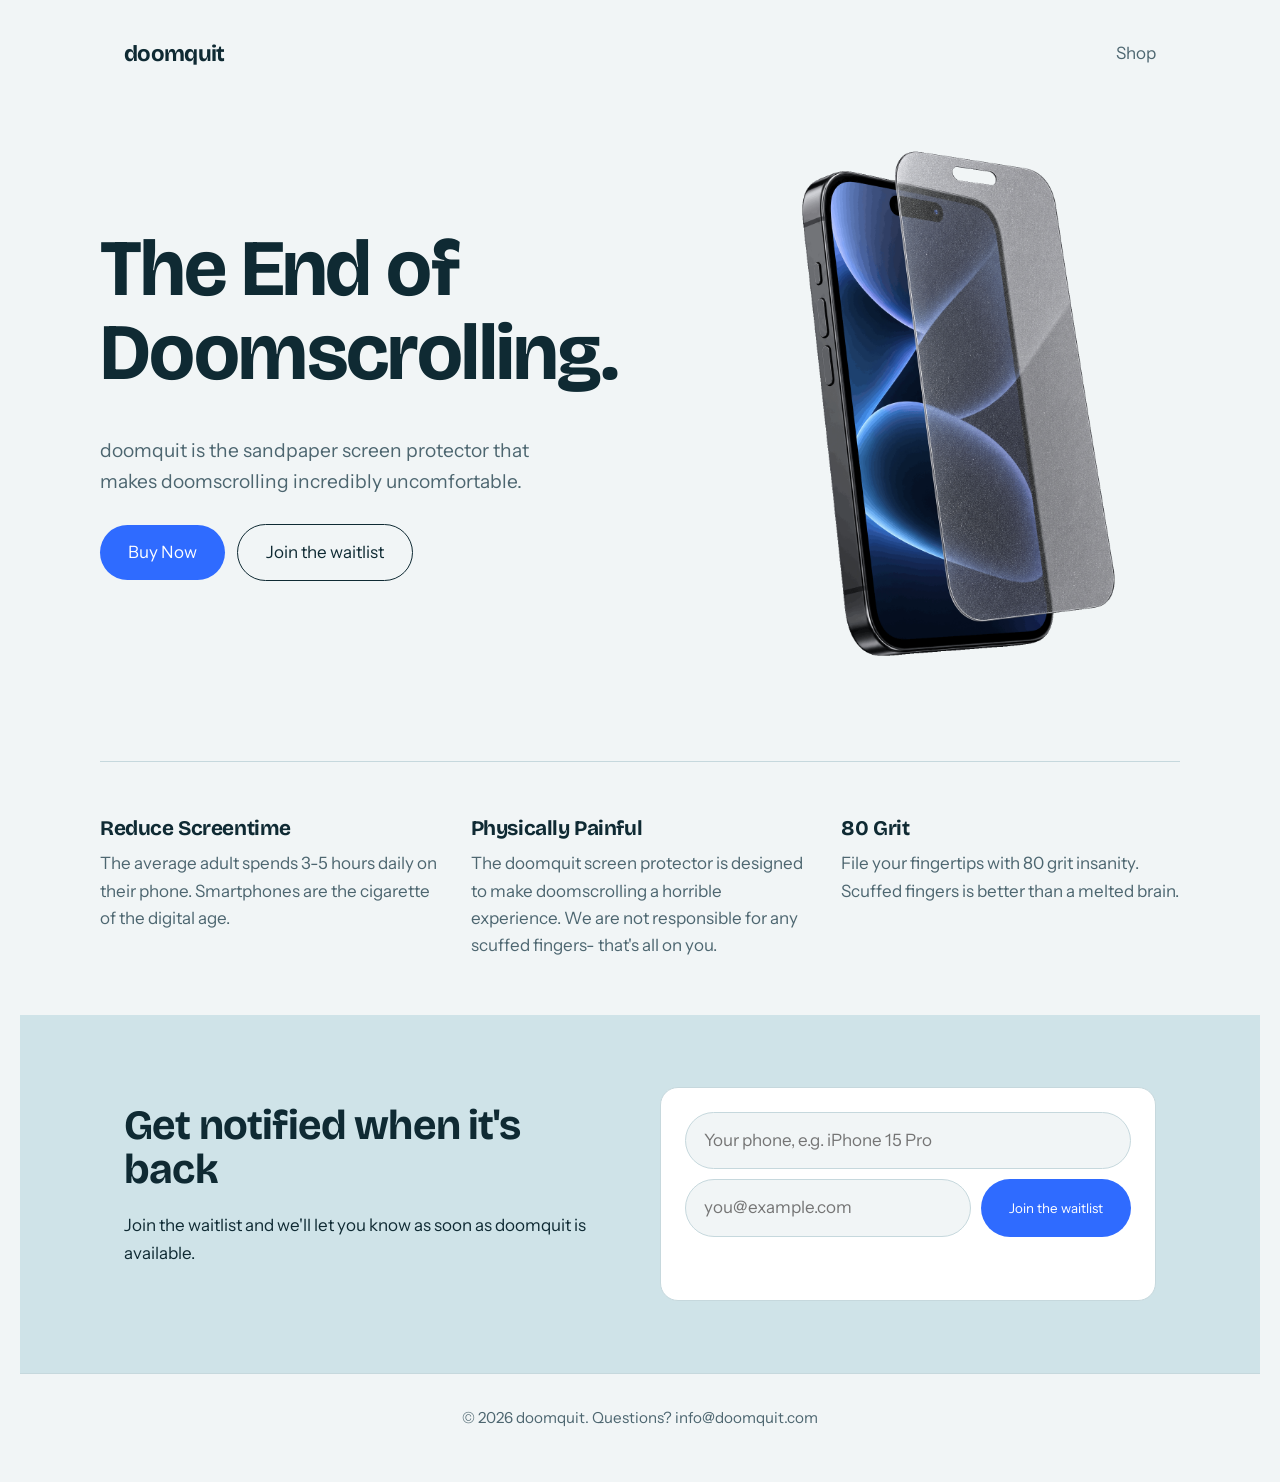
<file: index.html>
<!doctype html>
<html lang="en">
  <head>
    <meta charset="utf-8" />
    <meta name="viewport" content="width=device-width,initial-scale=1" />
    <link rel="preconnect" href="https://fonts.googleapis.com" />
    <link rel="preconnect" href="https://fonts.gstatic.com" crossorigin />
    <link
      href="https://fonts.googleapis.com/css2?family=Bricolage+Grotesque:opsz,wght@12..96,500;12..96,700&family=Instrument+Sans:wght@400;600&display=swap"
      rel="stylesheet"
    />
    <link rel="stylesheet" href="style.css" />
    <title>doomquit: ending smartphone addiction</title>
    <meta
      name="description"
      content="Tempered glass screen protector. Join the waitlist."
    />
    <link
      rel="icon"
      href="data:image/svg+xml,<svg xmlns=%22http://www.w3.org/2000/svg%22 viewBox=%220 0 100 100%22><text y=%22.9em%22 font-size=%2290%22>🔹</text></svg>"
    />
  </head>
  <body>
    <header class="nav">
      <a class="logo" href="index.html">doomquit</a>
      <nav>
        <a href="shop.html">Shop</a>
      </nav>
    </header>
    <main>
      <section class="wrap hero">
        <div>
          <h1>The End of Doomscrolling.</h1>
          <p>
            doomquit is the sandpaper screen protector that makes doomscrolling
            incredibly uncomfortable.
          </p>
          <a class="btn" href="product.html">Buy Now</a
          ><a class="btn ghost" href="#join">Join the waitlist</a>
        </div>
        <img
          class="hero-img"
          src="images/doomquit_floating_iphone.png"
          alt="doomquit screen protector on a phone"
        />
      </section>
      <section class="wrap facts">
        <div>
          <h3>Reduce Screentime</h3>
          <p>
            The average adult spends 3-5 hours daily on their phone. Smartphones
            are the cigarette of the digital age.
          </p>
        </div>
        <div>
          <h3>Physically Painful</h3>
          <p>
            The doomquit screen protector is designed to make doomscrolling a
            horrible experience. We are not responsible for any scuffed fingers-
            that's all on you.
          </p>
        </div>
        <div>
          <h3>80 Grit</h3>
          <p>
            File your fingertips with 80 grit insanity. Scuffed fingers is
            better than a melted brain.
          </p>
        </div>
      </section>
      <section class="band" id="join">
        <div class="wrap">
          <div>
            <h2>Get notified when it's back</h2>
            <p>
              Join the waitlist and we'll let you know as soon as doomquit is
              available.
            </p>
          </div>
          <div class="waitlist">
            <form class="wl" data-product="doomquit" novalidate>
              <div class="row">
                <input
                  type="email"
                  name="email"
                  placeholder="you@example.com"
                  aria-label="Email address"
                  required
                /><button class="btn" type="submit">Join the waitlist</button>
              </div>
              <p class="msg" role="status"></p>
            </form>
          </div>
        </div>
      </section>
    </main>
    <footer>&copy; 2026 doomquit. Questions? info@doomquit.com</footer>
    <script src="app.js"></script>
  </body>
</html>
</file>
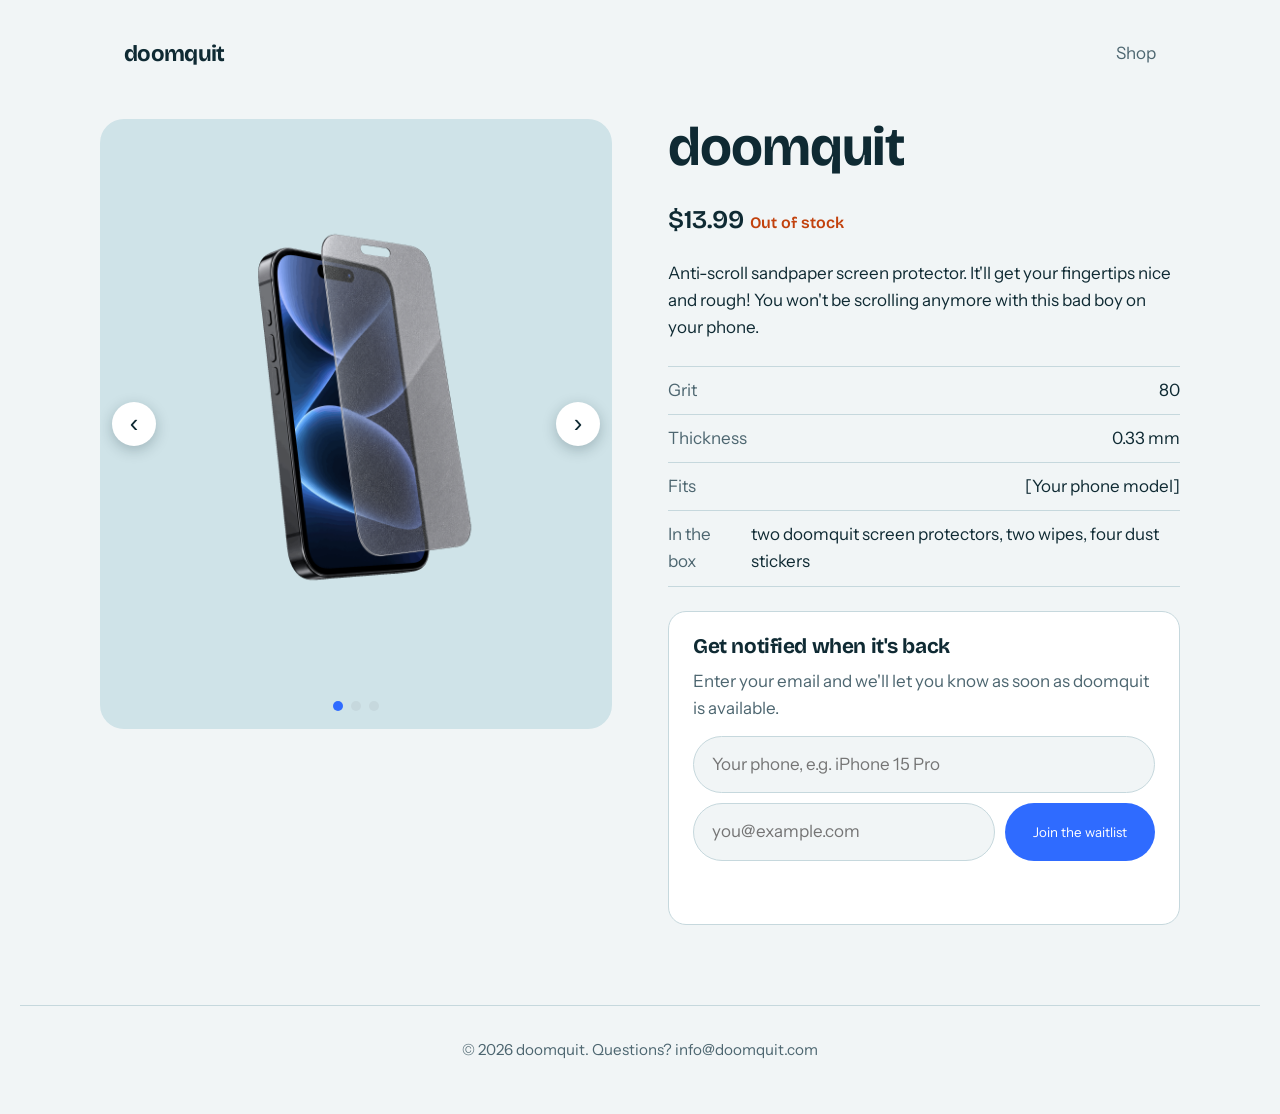
<file: product.html>
<!doctype html>
<html lang="en">
  <head>
    <meta charset="utf-8" />
    <meta name="viewport" content="width=device-width,initial-scale=1" />
    <link rel="preconnect" href="https://fonts.googleapis.com" />
    <link rel="preconnect" href="https://fonts.gstatic.com" crossorigin />
    <link
      href="https://fonts.googleapis.com/css2?family=Bricolage+Grotesque:opsz,wght@12..96,500;12..96,700&family=Instrument+Sans:wght@400;600&display=swap"
      rel="stylesheet"
    />
    <link rel="stylesheet" href="style.css" />
    <title>doomquit | doomquit</title>
  </head>
  <body>
    <header class="nav">
      <a class="logo" href="index.html">doomquit</a>
      <nav>
        <a href="shop.html">Shop</a>
      </nav>
    </header>
    <main class="wrap pdp">
      <div class="stage carousel">
        <div class="slides" tabindex="0" aria-label="Product images">
          <div class="slide">
            <div class="slide">
              <img
                src="images/doomquit_floating_iphone.png"
                alt="doomquit screen protector on a phone"
              />
            </div>
          </div>
          <div class="slide">
            <img
              src="images/doomquit_basic.png"
              alt="doomquit screen protector"
            />
          </div>
          <div class="slide">
            <img
              src="images/doomquit_on_iphone.jpg"
              alt="doomquit screen protector on iPhone"
            />
          </div>
        </div>
        <button class="car-btn prev" aria-label="Previous image">‹</button>
        <button class="car-btn next" aria-label="Next image">›</button>
        <div class="dots"></div>
      </div>
      <div>
        <h1 style="font-size: clamp(2.2rem, 5vw, 3.4rem)">doomquit</h1>
        <p class="price">
          $13.99
          <span class="stock" style="font-size: 1rem; font-family: inherit"
            >Out of stock</span
          >
        </p>
        <p>
          Anti-scroll sandpaper screen protector. It'll get your fingertips nice
          and rough! You won't be scrolling anymore with this bad boy on your
          phone.
        </p>
        <ul class="specs">
          <li><span>Grit</span>80</li>
          <li><span>Thickness</span>0.33 mm</li>
          <li><span>Fits</span>[Your phone model]</li>
          <li>
            <span>In the box</span>two doomquit screen protectors, two wipes,
            four dust stickers
          </li>
        </ul>
        <div class="waitlist">
          <h3>Get notified when it's back</h3>
          <p>
            Enter your email and we'll let you know as soon as doomquit is
            available.
          </p>
          <form class="wl" data-product="doomquit" novalidate>
            <div class="row">
              <input
                type="email"
                name="email"
                placeholder="you@example.com"
                aria-label="Email address"
                required
              /><button class="btn" type="submit">Join the waitlist</button>
            </div>
            <p class="msg" role="status"></p>
          </form>
        </div>
      </div>
    </main>
    <footer>&copy; 2026 doomquit. Questions? info@doomquit.com</footer>
    <script src="app.js"></script>
  </body>
</html>
</file>
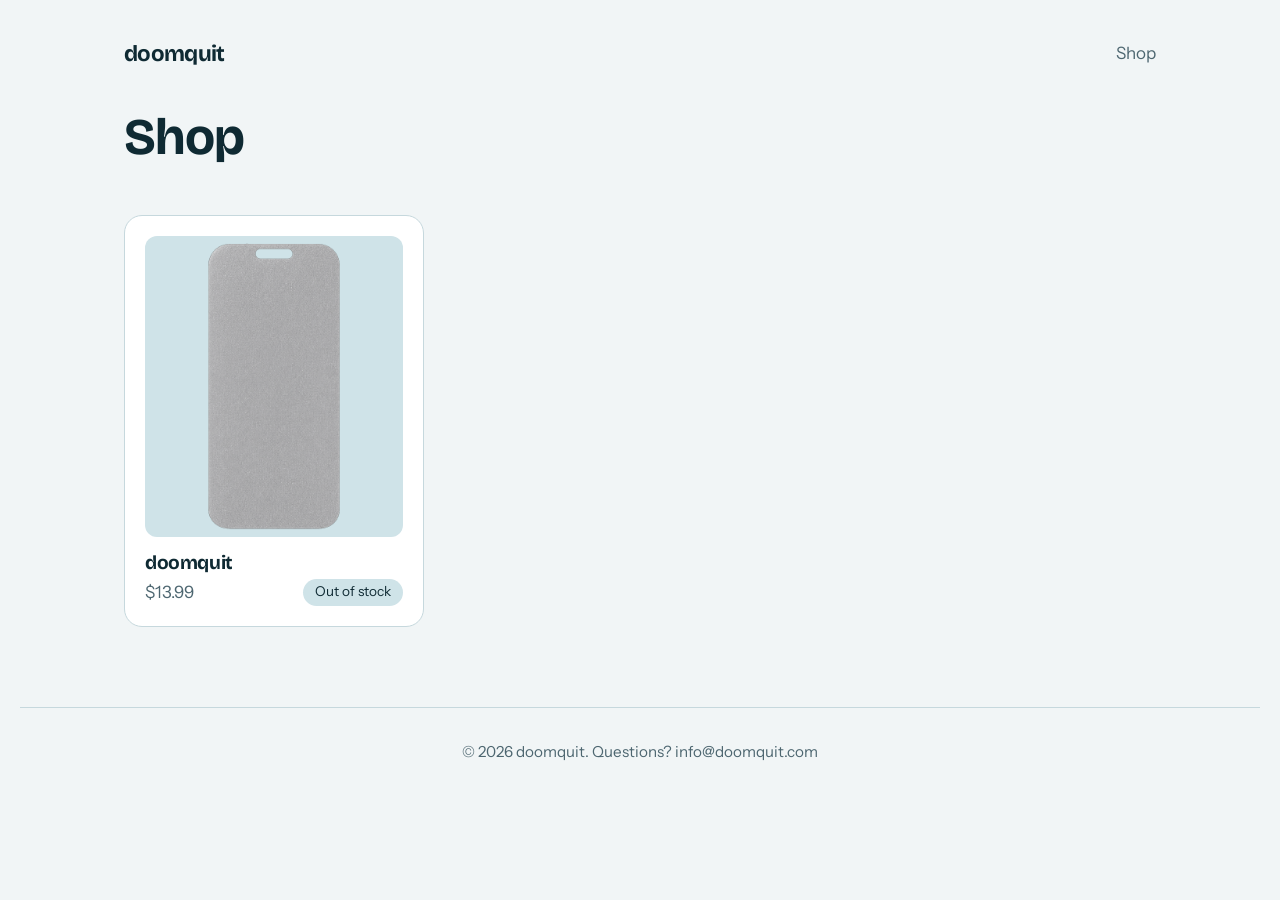
<file: shop.html>
<!doctype html>
<html lang="en">
  <head>
    <meta charset="utf-8" />
    <meta name="viewport" content="width=device-width,initial-scale=1" />
    <link rel="preconnect" href="https://fonts.googleapis.com" />
    <link rel="preconnect" href="https://fonts.gstatic.com" crossorigin />
    <link
      href="https://fonts.googleapis.com/css2?family=Bricolage+Grotesque:opsz,wght@12..96,500;12..96,700&family=Instrument+Sans:wght@400;600&display=swap"
      rel="stylesheet"
    />
    <link rel="stylesheet" href="style.css" />
    <title>Shop | doomquit</title>
  </head>
  <body>
    <header class="nav">
      <a class="logo" href="index.html">doomquit</a>
      <nav>
        <a href="shop.html">Shop</a>
      </nav>
    </header>
    <main class="wrap">
      <h1 style="font-size: clamp(2rem, 5vw, 3.2rem); margin-top: 24px">
        Shop
      </h1>
      <div class="grid">
        <a class="card" href="product.html"
          ><div class="thumb">
            <img
              src="images/doomquit_basic.png"
              alt="doomquit screen protector"
            />
          </div>
          <h3>doomquit</h3>
          <div class="meta">
            <span>$13.99</span><span class="tag">Out of stock</span>
          </div></a
        >
      </div>
    </main>
    <footer>&copy; 2026 doomquit. Questions? info@doomquit.com</footer>
    <script src="app.js"></script>
  </body>
</html>
</file>
<file: style.css>
:root {
  --bg: #f1f5f6;
  --ink: #0f2a33;
  --mute: #4d6670;
  --glass: #cfe3e8;
  --line: #c6d8dd;
  --accent: #2f6bff;
  --accent-ink: #fff;
  --card: #fff;
}
@media (prefers-color-scheme: dark) {
  :root {
    --bg: #0c1a20;
    --ink: #e8f2f4;
    --mute: #93aeb6;
    --glass: #1b3640;
    --line: #25414b;
    --accent: #6f9bff;
    --accent-ink: #0c1a20;
    --card: #12262e;
  }
}
* {
  box-sizing: border-box;
}
html {
  scroll-behavior: smooth;
}
body {
  margin: 20px;
  background: var(--bg);
  color: var(--ink);
  font:
    17px/1.6 "Instrument Sans",
    system-ui,
    sans-serif;
}
h1,
h2,
h3 {
  font-family: "Bricolage Grotesque", "Instrument Sans", sans-serif;
  line-height: 1.05;
  margin: 0 0 0.5em;
  letter-spacing: -0.02em;
}
h1 {
  font-size: clamp(2.6rem, 7vw, 5rem);
}
h2 {
  font-size: clamp(1.8rem, 4vw, 2.6rem);
}
a {
  color: inherit;
}
.wrap {
  max-width: 1080px;
  margin: 0 auto;
  padding: 0 24px;
}
:focus-visible {
  outline: 3px solid var(--accent);
  outline-offset: 3px;
}
header.nav {
  display: flex;
  justify-content: space-between;
  align-items: center;
  padding: 20px 24px;
  max-width: 1080px;
  margin: 0 auto;
}
.logo {
  font:
    700 1.4rem "Bricolage Grotesque",
    sans-serif;
  text-decoration: none;
  letter-spacing: -0.03em;
}
.nav nav a {
  margin-left: 22px;
  text-decoration: none;
  color: var(--mute);
}
.nav nav a:hover {
  color: var(--ink);
}
.btn {
  display: inline-block;
  background: var(--accent);
  color: var(--accent-ink);
  border: 0;
  border-radius: 999px;
  padding: 14px 28px;
  font: 600 1rem inherit;
  font-family: inherit;
  text-decoration: none;
  cursor: pointer;
}
.btn.ghost {
  background: transparent;
  color: var(--ink);
  border: 1.5px solid var(--ink);
}
.hero {
  display: grid;
  grid-template-columns: 1.1fr 0.9fr;
  gap: 40px;
  align-items: center;
  padding: 48px 0 80px;
}
.hero p {
  font-size: 1.2rem;
  color: var(--mute);
  max-width: 34ch;
}
.hero .btn {
  margin: 8px 12px 8px 0;
}

.phone.sm {
  width: 100%;
  border-width: 4px;
  border-radius: 26px;
}
.phone.sm::before {
  height: 10px;
  top: 8px;
}

.facts {
  display: grid;
  grid-template-columns: repeat(3, 1fr);
  gap: 32px;
  padding: 56px 0;
  border-top: 1px solid var(--line);
}
.facts h3 {
  font-size: 1.3rem;
}
.facts p {
  color: var(--mute);
  margin: 0;
}
.band {
  background: var(--glass);
  padding: 72px 0;
}
.band .wrap {
  display: grid;
  grid-template-columns: 1fr 1fr;
  gap: 40px;
  align-items: center;
}
.grid {
  display: grid;
  grid-template-columns: repeat(auto-fill, minmax(240px, 300px));
  gap: 28px;
  padding: 24px 0 80px;
}
.card {
  display: block;
  text-decoration: none;
  background: var(--card);
  border: 1px solid var(--line);
  border-radius: 18px;
  padding: 20px;
}
.card .thumb {
  background: var(--glass);
  border-radius: 12px;
  padding: 24px 40px;
  margin-bottom: 16px;
}
.card h3 {
  font-size: 1.2rem;
  margin: 0;
}
.card .meta {
  display: flex;
  justify-content: space-between;
  color: var(--mute);
  margin-top: 6px;
}
.tag {
  font-size: 0.85rem;
  background: var(--glass);
  border-radius: 99px;
  padding: 2px 12px;
  color: var(--ink);
}
.pdp {
  display: grid;
  grid-template-columns: 1fr 1fr;
  gap: 56px;
  padding: 32px 0 80px;
  align-items: start;
}
.pdp .stage {
  background: var(--glass);
  border-radius: 24px;
  padding: 48px;
}
.price {
  font:
    600 1.6rem "Bricolage Grotesque",
    sans-serif;
}
.stock {
  color: #c2410c;
  font-weight: 600;
}
@media (prefers-color-scheme: dark) {
  .stock {
    color: #fdba74;
  }
}
.specs {
  padding: 0;
  list-style: none;
  border-top: 1px solid var(--line);
  margin: 24px 0;
}
.specs li {
  padding: 10px 0;
  border-bottom: 1px solid var(--line);
  display: flex;
  justify-content: space-between;
  gap: 16px;
}
.specs span {
  color: var(--mute);
}
.waitlist {
  background: var(--card);
  border: 1px solid var(--line);
  border-radius: 18px;
  padding: 24px;
}
.waitlist h3 {
  font-size: 1.3rem;
}
.waitlist p {
  color: var(--mute);
  margin: 0 0 14px;
}
.row {
  display: flex;
  gap: 10px;
  flex-wrap: wrap;
}
.row input {
  flex: 1 1 220px;
  padding: 14px 18px;
  border-radius: 999px;
  border: 1.5px solid var(--line);
  background: var(--bg);
  color: var(--ink);
  font: inherit;
}
.msg {
  margin: 12px 0 0;
  min-height: 1.5em;
  font-weight: 600;
}
.msg.err {
  color: #c2410c;
}
footer {
  border-top: 1px solid var(--line);
  padding: 32px 24px;
  text-align: center;
  color: var(--mute);
  font-size: 0.95rem;
}
@media (max-width: 760px) {
  .hero,
  .band .wrap,
  .pdp,
  .facts {
    grid-template-columns: 1fr;
  }
  .hero {
    padding-top: 16px;
  }
  .pdp .stage {
    padding: 32px 64px;
  }
}
.field {
  margin-bottom: 10px;
}
.combo {
  position: relative;
}
.combo input {
  width: 100%;
  padding: 14px 18px;
  border-radius: 999px;
  border: 1.5px solid var(--line);
  background: var(--bg);
  color: var(--ink);
  font: inherit;
}
.combo ul {
  position: absolute;
  z-index: 20;
  left: 0;
  right: 0;
  top: calc(100% + 6px);
  margin: 0;
  padding: 6px;
  list-style: none;
  background: var(--card);
  border: 1px solid var(--line);
  border-radius: 16px;
  max-height: 260px;
  overflow: auto;
  box-shadow: 0 16px 32px -12px rgba(15, 42, 51, 0.35);
}
.combo li {
  padding: 10px 14px;
  border-radius: 10px;
  cursor: pointer;
}
.combo li[aria-selected="true"],
.combo li:hover {
  background: var(--accent);
  color: var(--accent-ink);
}
.combo li small {
  opacity: 0.7;
  margin-left: 6px;
}
.combo ul[hidden] {
  display: none;
}
.pdp .stage.carousel {
  padding: 0;
  position: relative;
  overflow: hidden;
}
.slides {
  display: flex;
  overflow-x: auto;
  scroll-snap-type: x mandatory;
  scrollbar-width: none;
}
.slides::-webkit-scrollbar {
  display: none;
}
.slide {
  flex: 0 0 100%;
  scroll-snap-align: center;
  display: grid;
  place-items: center;
  padding: 48px;
}
.slide img {
  width: 100%;
  aspect-ratio: 6/7;
  object-fit: contain;
  border-radius: 12px;
  display: block;
}
.car-btn {
  position: absolute;
  top: 50%;
  transform: translateY(-50%);
  width: 44px;
  height: 44px;
  border-radius: 50%;
  border: 0;
  background: var(--card);
  color: var(--ink);
  font-size: 1.6rem;
  line-height: 1;
  cursor: pointer;
  box-shadow: 0 4px 14px rgba(15, 42, 51, 0.25);
}
.car-btn.prev {
  left: 12px;
}
.car-btn.next {
  right: 12px;
}
.dots {
  display: flex;
  justify-content: center;
  gap: 8px;
  padding: 0 0 18px;
}
.dots button {
  width: 10px;
  height: 10px;
  padding: 0;
  border: 0;
  border-radius: 50%;
  background: var(--line);
  cursor: pointer;
}
.dots button[aria-current="true"] {
  background: var(--accent);
}
@media (max-width: 760px) {
  .slide {
    padding: 32px;
  }
}
.hero-img {
  width: 100%;
  max-width: 480px;
  aspect-ratio: 6/7;
  object-fit: contain;
  border-radius: 24px;
  justify-self: center;
  display: block;
}
.card .thumb {
  padding: 0;
  overflow: hidden;
}
.card .thumb img {
  width: 100%;
  aspect-ratio: 6/7;
  object-fit: contain;
  display: block;
}
</file>
